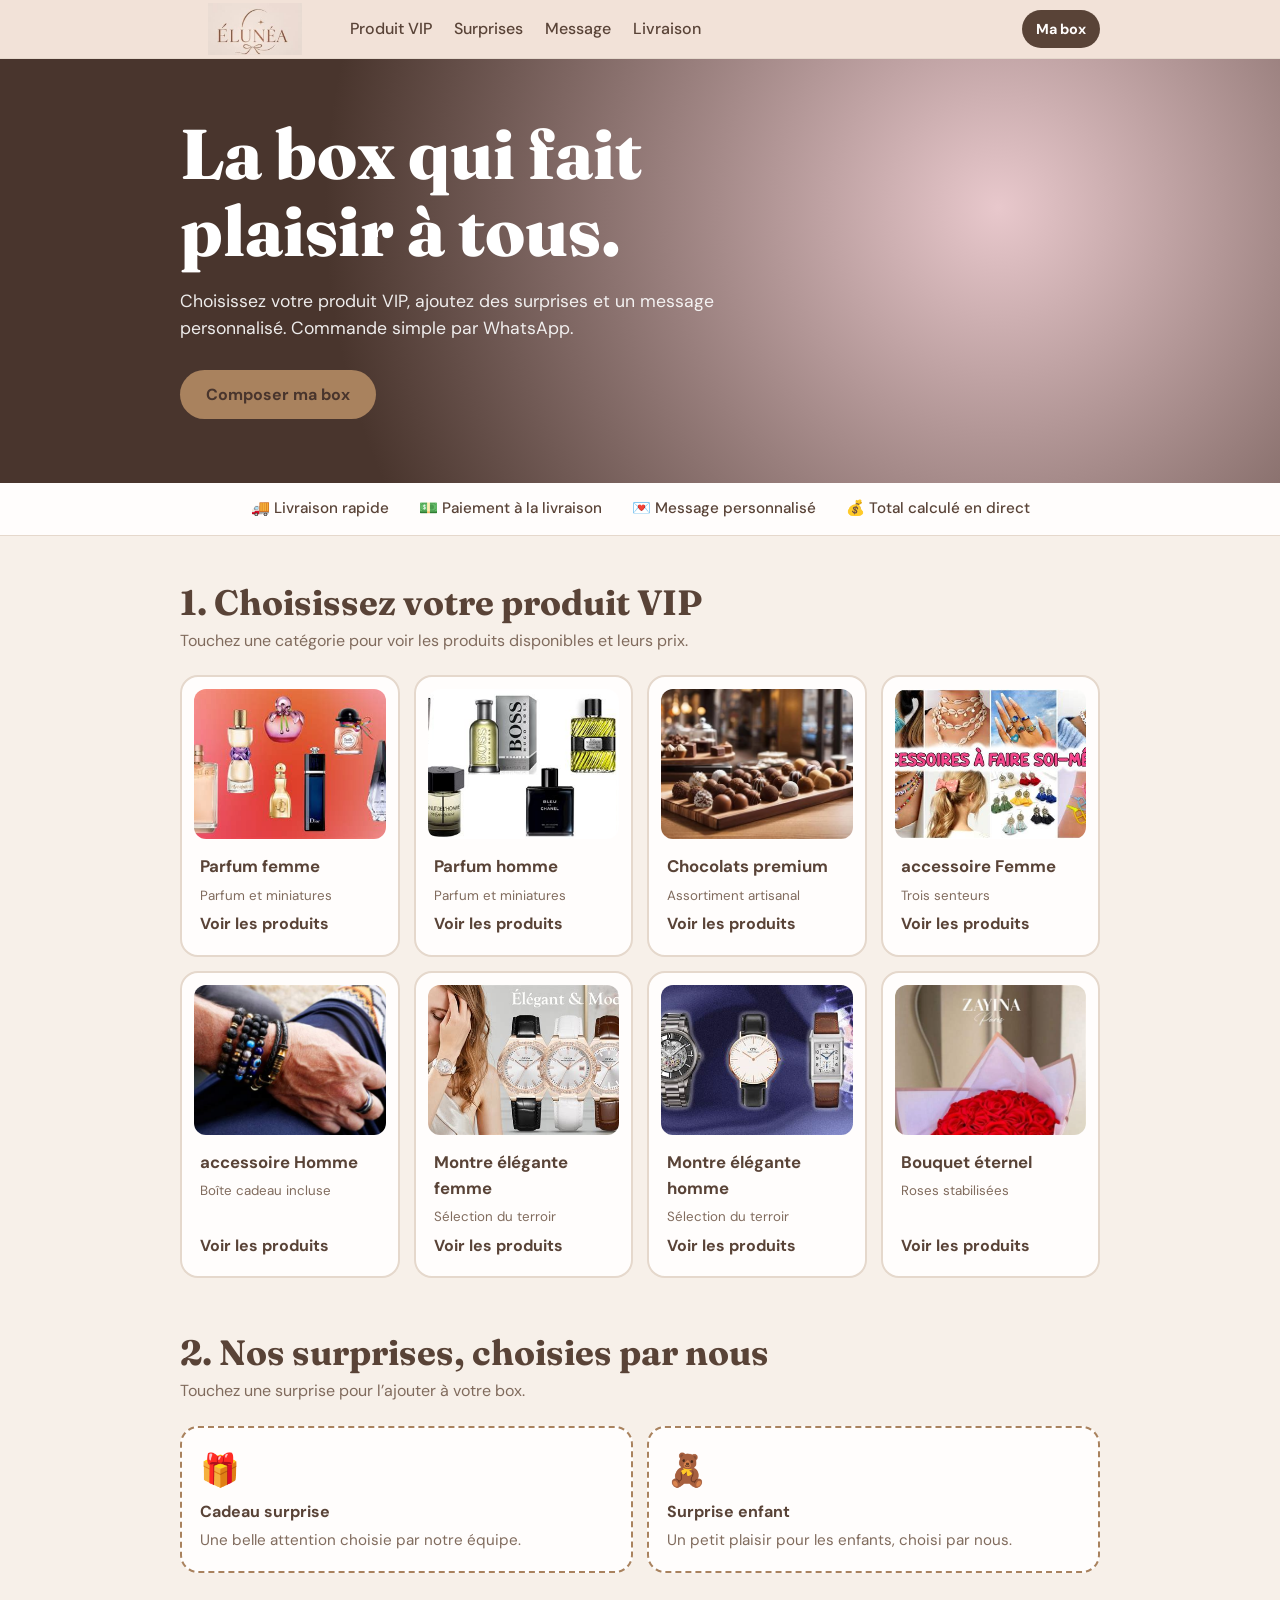
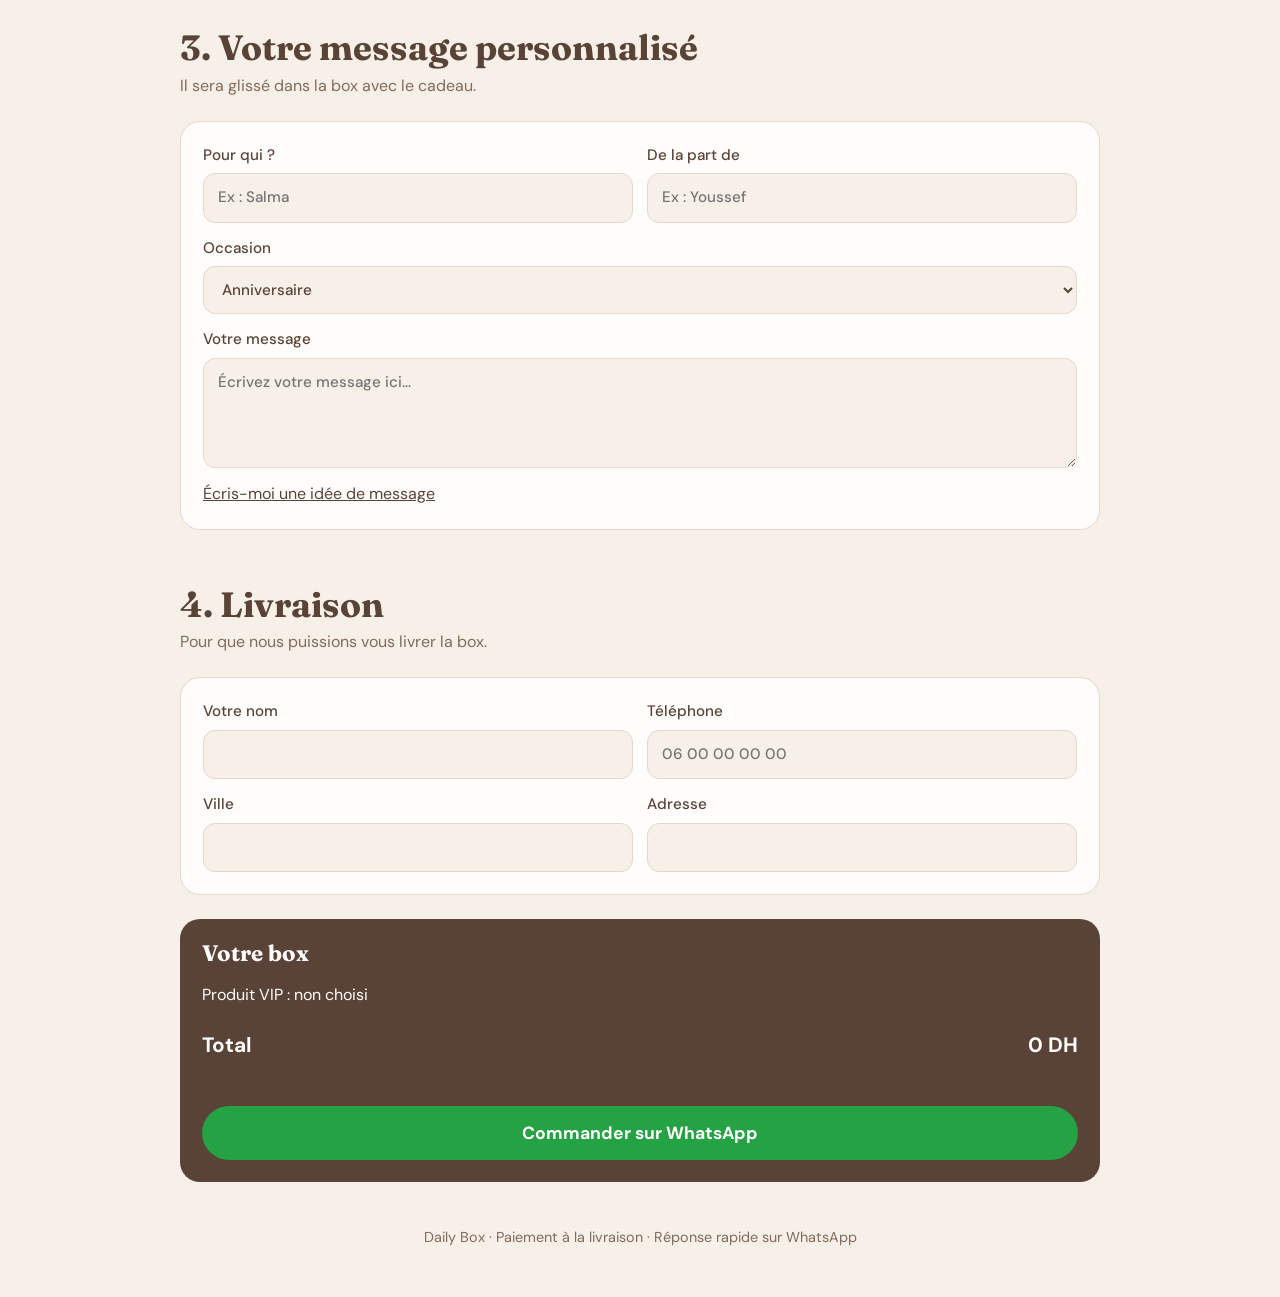
<file: index.html>
<!DOCTYPE html>
<html lang="fr">
<head>
  <meta charset="utf-8">
  <meta name="viewport" content="width=device-width, initial-scale=1, viewport-fit=cover">
  <title>Daily Box – Box Surprise VIP</title>
  <link rel="stylesheet" href="https://fonts.googleapis.com/css2?family=Fraunces:wght@600;800&family=DM+Sans:wght@400;500;700&display=swap">
  <link rel="stylesheet" href="style.css">
</head>
<body>

  <nav class="top" aria-label="Navigation">
    <div class="wrap">
      <a class="logo" href="#" aria-label="Élunéa Gift Boxes">
        <img src="assets/logo.jpeg" alt="Élunéa Gift Boxes">
      </a>
      <div class="links">
        <a href="#produits">Produit VIP</a>
        <a href="#surprises">Surprises</a>
        <a href="#message">Message</a>
        <a href="#livraison">Livraison</a>
      </div>
      <a class="cart" href="#livraison" id="navTotal">Ma box</a>
    </div>
  </nav>

  <header class="hero">
    <div class="wrap">
      <h1>La box qui fait plaisir à tous.</h1>
      <p>Choisissez votre produit VIP, ajoutez des surprises et un message personnalisé. Commande simple par WhatsApp.</p>
      <a class="btn" href="#produits">Composer ma box</a>
    </div>
  </header>

  <div class="strip">
    <div class="wrap">
      <span>🚚 Livraison rapide</span>
      <span>💵 Paiement à la livraison</span>
      <span>💌 Message personnalisé</span>
      <span>💰 Total calculé en direct</span>
    </div>
  </div>

  <main class="wrap">
    <section id="produits">
      <h2>1. Choisissez votre produit VIP</h2>
      <p class="sub">Touchez une catégorie pour voir les produits disponibles et leurs prix.</p>
      <div class="grid" id="grid"></div>
    </section>

    <section id="surprises">
      <h2>2. Nos surprises, choisies par nous</h2>
      <p class="sub">Touchez une surprise pour l’ajouter à votre box.</p>
      <div class="surprise">
        <button type="button" class="sbox" id="sg" aria-pressed="false">
          <div class="em">🎁</div>
          <b>Cadeau surprise</b>
          <span>Une belle attention choisie par notre équipe.</span>
          <strong class="tag" id="giftPrice"></strong>
        </button>
        <button type="button" class="sbox" id="sk" aria-pressed="false">
          <div class="em">🧸</div>
          <b>Surprise enfant</b>
          <span>Un petit plaisir pour les enfants, choisi par nous.</span>
          <strong class="tag" id="kidPrice"></strong>
        </button>
      </div>
    </section>

    <section id="message">
      <h2>3. Votre message personnalisé</h2>
      <p class="sub">Il sera glissé dans la box avec le cadeau.</p>
      <div class="form">
        <div class="row">
          <label>Pour qui ?
            <input id="to" placeholder="Ex : Salma" autocomplete="off">
          </label>
          <label>De la part de
            <input id="from" placeholder="Ex : Youssef" autocomplete="off">
          </label>
        </div>
        <label>Occasion
          <select id="occ">
            <option>Anniversaire</option>
            <option>Mariage</option>
            <option>Naissance</option>
            <option>Aïd</option>
            <option>Remerciement</option>
            <option>Juste pour faire plaisir</option>
          </select>
        </label>
        <label>Votre message
          <textarea id="msg" placeholder="Écrivez votre message ici…"></textarea>
        </label>
        <button class="link" type="button" id="suggest">Écris-moi une idée de message</button>
      </div>
    </section>

    <section id="livraison">
      <h2>4. Livraison</h2>
      <p class="sub">Pour que nous puissions vous livrer la box.</p>
      <div class="form">
        <div class="row">
          <label>Votre nom
            <input id="name" autocomplete="name">
          </label>
          <label>Téléphone
            <input id="tel" type="tel" autocomplete="tel" placeholder="06 00 00 00 00">
          </label>
        </div>
        <div class="row">
          <label>Ville
            <input id="city" autocomplete="address-level2">
          </label>
          <label>Adresse
            <input id="addr" autocomplete="street-address">
          </label>
        </div>
      </div>

      <div class="recap">
        <h3>Votre box</h3>
        <ul id="recap"></ul>
        <div class="tot">
          <span>Total</span>
          <span id="total">—</span>
        </div>
        <p class="err" id="err" role="alert"></p>
        <button class="btn wa" id="send" type="button">Commander sur WhatsApp</button>
      </div>
    </section>
  </main>

  <!-- Fenêtre avec la liste des variantes du produit choisi -->
  <div class="modal" id="productModal" aria-hidden="true">
    <div class="modal-backdrop" id="closeModal"></div>
    <div class="modal-content" role="dialog" aria-modal="true" aria-labelledby="modalTitle">
      <button type="button" class="modal-close" id="closeProducts" aria-label="Fermer">×</button>
      <h2 id="modalTitle">Choisissez un produit</h2>
      <p class="sub">Choisissez un article pour l’ajouter à votre box.</p>
      <div class="grid" id="detailsGrid"></div>
    </div>
  </div>

  <footer>Daily Box · Paiement à la livraison · Réponse rapide sur WhatsApp</footer>

  <script src="script.js"></script>
</body>
</html>
</file>
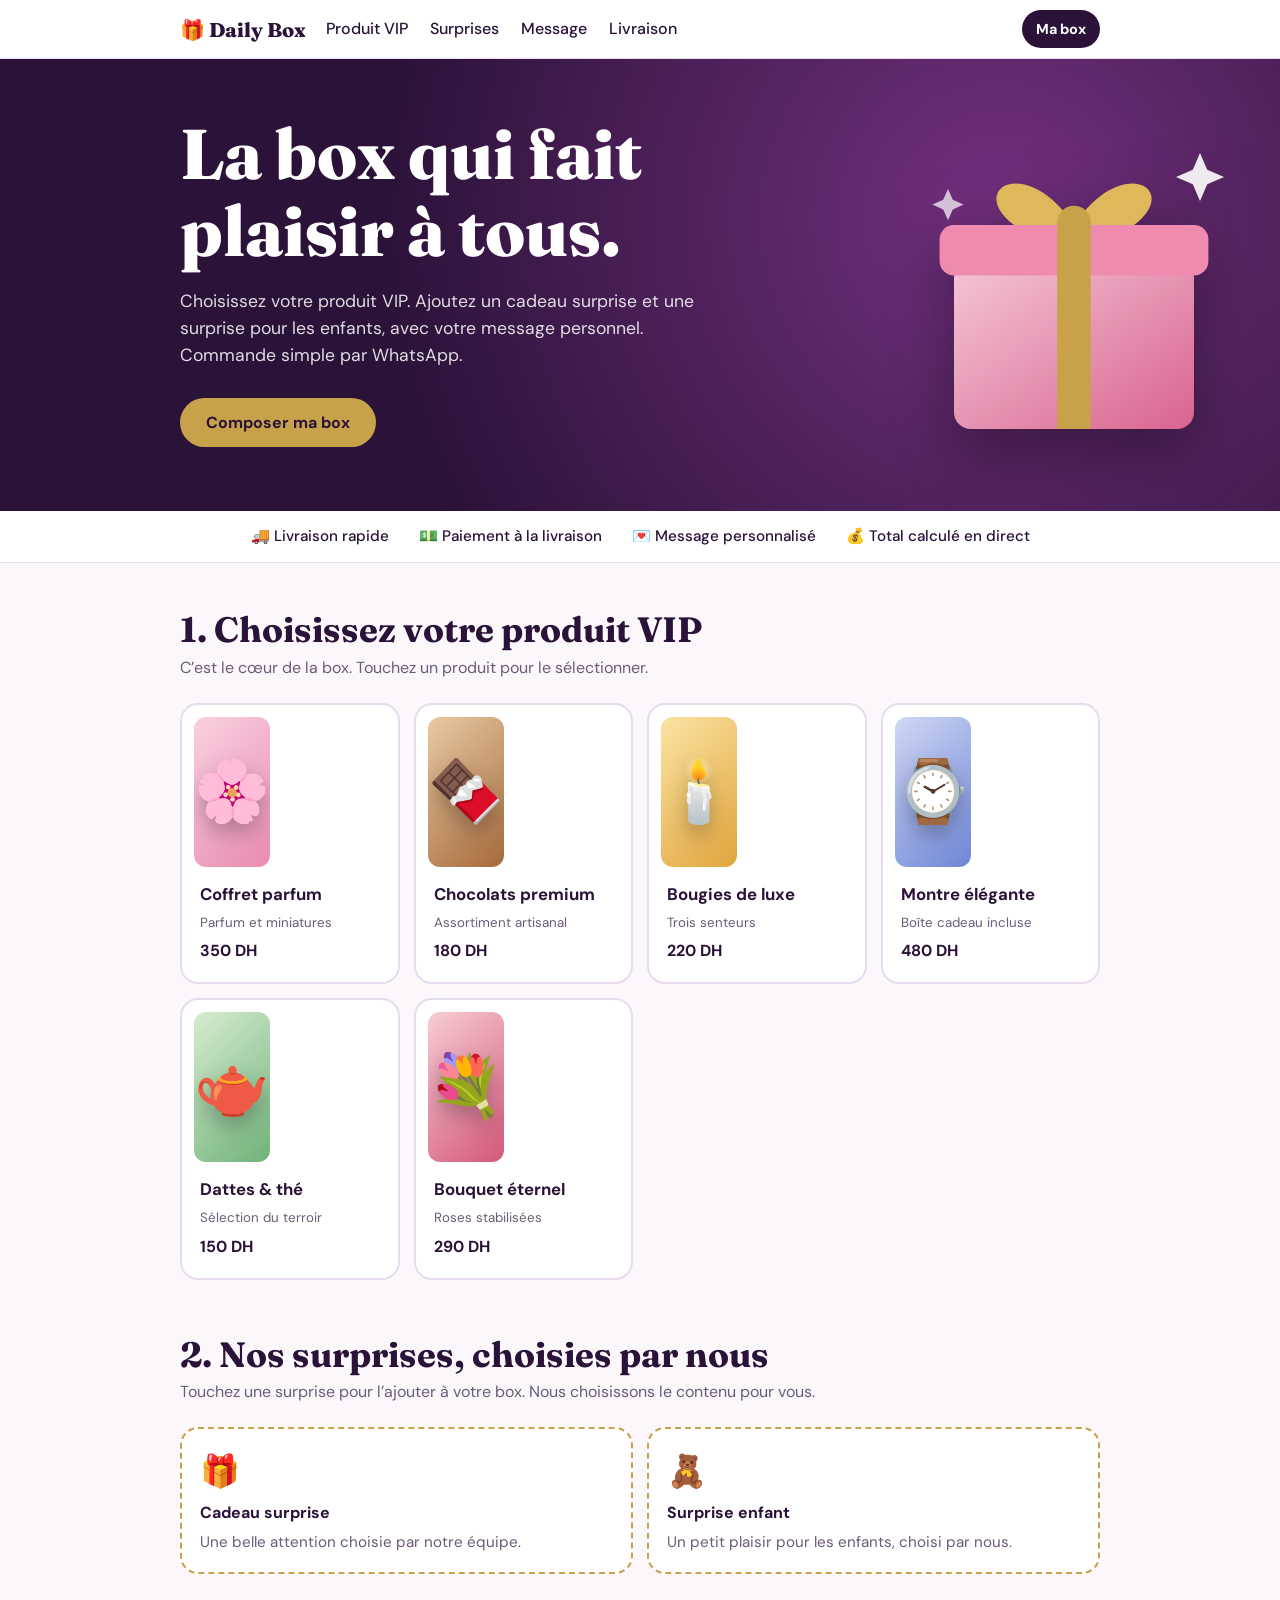
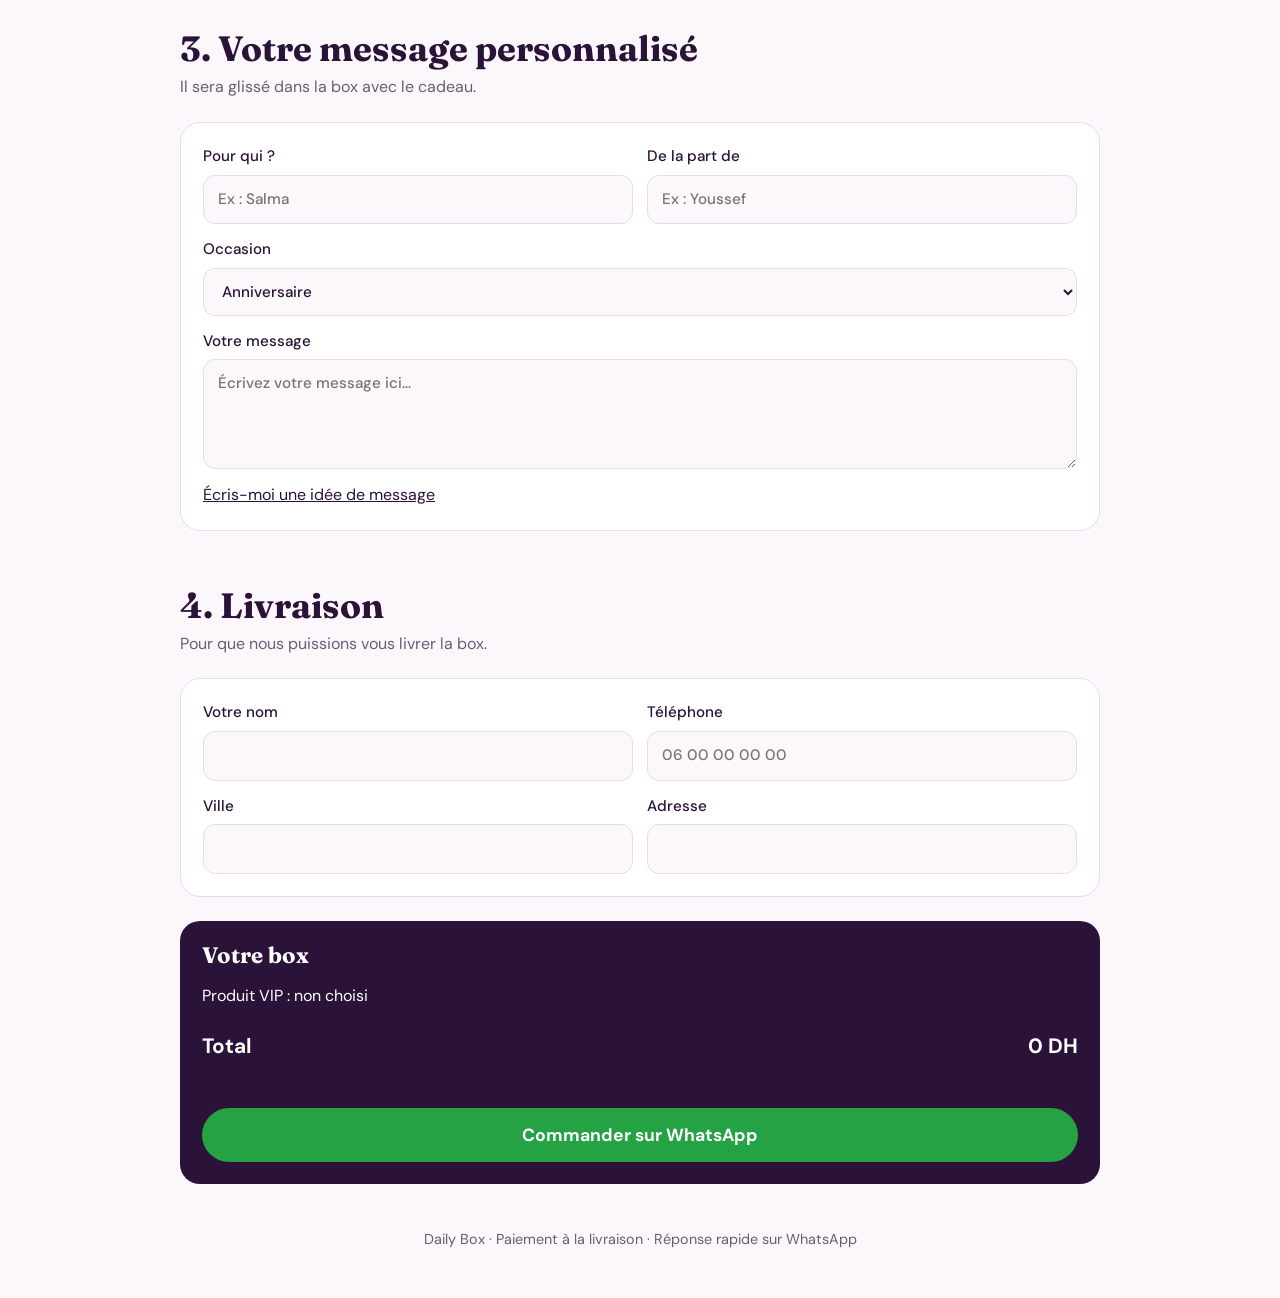
<file: Daily Box – Box Surprise VIP.html>
<!DOCTYPE html>
<html lang="fr">
<head>
<meta charset="utf-8">
<meta name="viewport" content="width=device-width, initial-scale=1, viewport-fit=cover">
<title>Daily Box – Box Surprise VIP</title>
<link rel="stylesheet" href="https://fonts.googleapis.com/css2?family=Fraunces:wght@600;800&family=DM+Sans:wght@400;500;700&display=swap">
<style>
:root{--bg:#fbf7fb;--card:#fff;--ink:#2a1238;--mute:#6d5a78;--line:#e7dbee;--gold:#c8a24a;--pink:#f4c6d7;--plum:#2a1238;--on-plum:#fff;box-sizing:border-box;padding-top:env(safe-area-inset-top,0px);padding-bottom:env(safe-area-inset-bottom,0px)}
@media (prefers-color-scheme:dark){:root:not([data-theme="light"]){--bg:#150a1c;--card:#201029;--ink:#f6eefa;--mute:#b9a6c6;--line:#3a2347;--pink:#5a2b45;--plum:#c8a24a;--on-plum:#1a0c22}}
*{box-sizing:inherit}
body::before{content:"";position:fixed;inset:0 0 auto;height:env(safe-area-inset-top,0px);background:var(--card);z-index:40}
nav.top{position:sticky;top:env(safe-area-inset-top,0px);z-index:30;background:var(--card);border-bottom:1px solid var(--line)}
nav.top .wrap{display:flex;align-items:center;gap:18px;height:58px}
.logo{font:800 1.25rem 'Fraunces',Georgia,serif;white-space:nowrap;color:var(--ink);text-decoration:none}
.links{display:flex;gap:18px;overflow-x:auto;flex:1;scrollbar-width:none}
.links a{color:var(--ink);text-decoration:none;font-weight:500;white-space:nowrap;padding:6px 2px}
.links a:hover{color:var(--gold)}
.cart{background:var(--plum);color:var(--on-plum);border-radius:999px;padding:8px 14px;font-weight:700;font-size:.9rem;text-decoration:none;white-space:nowrap}
html{scroll-behavior:smooth;scroll-padding-top:calc(env(safe-area-inset-top,0px) + 64px)}
body{margin:0;background:var(--bg);color:var(--ink);font:16px/1.55 'DM Sans',system-ui,sans-serif}
h1,h2,h3{font-family:'Fraunces',Georgia,serif;line-height:1.1;margin:0}
.wrap{max-width:960px;margin:0 auto;padding:0 20px}
header.hero{background:radial-gradient(circle at 78% 35%,#74307f 0,#2a1238 60%);color:#fff;padding:56px 0 64px;position:relative;overflow:hidden}
.hero h1{font-size:clamp(2.4rem,8vw,4.4rem);font-weight:800;max-width:11ch}
.hero p{max-width:46ch;opacity:.85;margin:18px 0 28px;font-size:1.1rem}
.hero .wrap{position:relative;z-index:1}
.art{position:absolute;right:max(2vw,10px);top:50%;transform:translateY(-50%);width:min(38vw,360px);animation:float 5s ease-in-out infinite;filter:drop-shadow(0 24px 30px rgba(0,0,0,.35))}
@keyframes float{50%{transform:translateY(calc(-50% - 12px))}}
@media(max-width:700px){.art{width:140px;top:auto;bottom:10px;transform:none;opacity:.55;animation:none}}
@media(prefers-reduced-motion:reduce){.art{animation:none}}
.strip{background:var(--card);border-bottom:1px solid var(--line)}
.strip .wrap{display:flex;flex-wrap:wrap;gap:8px 30px;justify-content:center;padding:14px 20px;font-weight:500;font-size:.95rem}
.pic{height:150px;border-radius:12px;display:grid;place-items:center;font-size:3.8rem;background:var(--g);overflow:hidden;margin:-6px -6px 8px}
.pic img{width:100%;height:100%;object-fit:cover}
.pic span{filter:drop-shadow(0 10px 10px rgba(0,0,0,.25))}
.prod:hover .pic span{transform:scale(1.08) rotate(-4deg)}
.pic span{transition:transform .2s}
.ribbon{position:absolute;right:-30px;top:0;bottom:0;width:90px;background:var(--gold);opacity:.9;transform:skewX(-8deg)}
.ribbon::after{content:"";position:absolute;left:-400px;right:-400px;top:62%;height:70px;background:var(--gold);transform:skewX(8deg)}
.btn{display:inline-block;border:0;border-radius:999px;padding:14px 26px;font:700 1rem 'DM Sans',sans-serif;cursor:pointer;background:var(--gold);color:#2a1238;text-decoration:none}
.btn.wa{background:#25a244;color:#fff;width:100%;font-size:1.1rem;padding:16px}
.btn:focus-visible,input:focus-visible,select:focus-visible,textarea:focus-visible,.prod:focus-visible{outline:3px solid var(--gold);outline-offset:2px}
section{padding:48px 0 8px}
section h2{font-size:clamp(1.6rem,4vw,2.2rem);margin-bottom:6px}
.sub{color:var(--mute);margin:0 0 22px}
.grid{display:grid;grid-template-columns:repeat(auto-fill,minmax(200px,1fr));gap:14px}
.prod{background:var(--card);border:2px solid var(--line);border-radius:18px;padding:18px;text-align:left;cursor:pointer;font:inherit;color:inherit;display:flex;flex-direction:column;gap:6px;transition:border-color .15s,transform .15s}
.prod:hover{border-color:var(--gold)}
.prod[aria-pressed="true"]{border-color:var(--gold);background:var(--pink);transform:translateY(-3px)}
.prod .em{font-size:2.4rem}
.prod b{font-size:1.05rem}
.prod small{color:var(--mute)}
.prod[aria-pressed="true"] small{color:var(--ink)}
.price{font-weight:700;margin-top:auto}
.surprise{display:grid;grid-template-columns:repeat(auto-fit,minmax(220px,1fr));gap:14px;margin-top:16px}
.sbox{border:2px dashed var(--gold);border-radius:18px;padding:18px;background:var(--card)}
button.sbox{font:inherit;color:inherit;text-align:left;cursor:pointer;width:100%;display:block;transition:transform .15s}
button.sbox:focus-visible{outline:3px solid var(--gold);outline-offset:2px}
.sbox[aria-pressed="true"]{border-style:solid;background:var(--pink);transform:translateY(-3px)}
.sbox[aria-pressed="true"] span{color:var(--ink)}
.sbox .em{font-size:2rem}
.sbox b{display:block;margin:4px 0}
.sbox span{color:var(--mute);font-size:.95rem}
.sbox[aria-pressed="true"] .tag{display:block}
.tag{display:none;width:max-content;margin-top:12px;background:var(--gold);color:#2a1238;border-radius:999px;padding:6px 16px;font-weight:700;font-size:1.05rem}
.form{background:var(--card);border:1px solid var(--line);border-radius:20px;padding:22px;display:grid;gap:14px}
.row{display:grid;grid-template-columns:1fr 1fr;gap:14px}
@media(max-width:560px){.row{grid-template-columns:1fr}}
label{display:grid;gap:6px;font-weight:500;font-size:.95rem}
input,select,textarea{font:inherit;color:var(--ink);background:var(--bg);border:1.5px solid var(--line);border-radius:12px;padding:12px 14px;width:100%}
textarea{min-height:110px;resize:vertical}
.link{background:none;border:0;color:var(--ink);text-decoration:underline;cursor:pointer;font:inherit;justify-self:start;padding:0}
.recap{background:var(--plum);color:var(--on-plum);border-radius:20px;padding:22px;margin:24px 0 0}
.recap h3{font-size:1.4rem;margin-bottom:10px}
.recap ul{list-style:none;margin:0 0 14px;padding:0}
.recap li{padding:7px 0;border-bottom:1px solid rgba(255,255,255,.18);display:flex;justify-content:space-between;gap:12px}
.recap li:last-child{border:0}
.tot{font-size:1.3rem;font-weight:700;display:flex;justify-content:space-between;margin-bottom:16px}
.err{color:#ffb4b4;min-height:1.4em;margin:0 0 8px;font-size:.95rem}
footer{text-align:center;color:var(--mute);padding:36px 20px 48px;font-size:.9rem}
</style>
</head>
<body>
<nav class="top" aria-label="Navigation"><div class="wrap"><a class="logo" href="#">🎁 Daily Box</a><div class="links"><a href="#produits">Produit VIP</a><a href="#surprises">Surprises</a><a href="#message">Message</a><a href="#livraison">Livraison</a></div><a class="cart" href="#livraison" id="navTotal">Ma box</a></div></nav>
<header class="hero">
  <svg class="art" viewBox="0 0 300 300" aria-hidden="true"><defs><linearGradient id="gb" x1="0" y1="0" x2="1" y2="1"><stop offset="0" stop-color="#f4c6d7"/><stop offset="1" stop-color="#d9648f"/></linearGradient></defs><rect x="50" y="130" width="200" height="140" rx="14" fill="url(#gb)"/><rect x="38" y="100" width="224" height="42" rx="12" fill="#f08bb0"/><rect x="136" y="100" width="28" height="170" fill="#c8a24a"/><path d="M150 100C110 40 60 70 100 100Z" fill="#e0b85c"/><path d="M150 100C190 40 240 70 200 100Z" fill="#e0b85c"/><circle cx="150" cy="98" r="14" fill="#c8a24a"/><path d="M255 40l6 14 14 6-14 6-6 14-6-14-14-6 14-6z" fill="#fff" opacity=".9"/><path d="M45 70l4 9 9 4-9 4-4 9-4-9-9-4 9-4z" fill="#fff" opacity=".7"/></svg>
  <div class="wrap">
    <h1>La box qui fait plaisir à tous.</h1>
    <p>Choisissez votre produit VIP. Ajoutez un cadeau surprise et une surprise pour les enfants, avec votre message personnel. Commande simple par WhatsApp.</p>
    <a class="btn" href="#produits">Composer ma box</a>
  </div>
</header>
<div class="strip"><div class="wrap"><span>🚚 Livraison rapide</span><span>💵 Paiement à la livraison</span><span>💌 Message personnalisé</span><span>💰 Total calculé en direct</span></div></div>

<main class="wrap">
  <section id="produits">
    <h2>1. Choisissez votre produit VIP</h2>
    <p class="sub">C’est le cœur de la box. Touchez un produit pour le sélectionner.</p>
    <div class="grid" id="grid"></div>
    </section>

  <section id="surprises">
    <h2>2. Nos surprises, choisies par nous</h2>
    <p class="sub">Touchez une surprise pour l’ajouter à votre box. Nous choisissons le contenu pour vous.</p>
    <div class="surprise">
      <button type="button" class="sbox" id="sg" aria-pressed="false"><div class="em">🎁</div><b>Cadeau surprise</b><span>Une belle attention choisie par notre équipe.</span><strong class="tag" id="giftPrice"></strong></button>
      <button type="button" class="sbox" id="sk" aria-pressed="false"><div class="em">🧸</div><b>Surprise enfant</b><span>Un petit plaisir pour les enfants, choisi par nous.</span><strong class="tag" id="kidPrice"></strong></button>
    </div>
  </section>

  <section id="message">
    <h2>3. Votre message personnalisé</h2>
    <p class="sub">Il sera glissé dans la box avec le cadeau.</p>
    <div class="form">
      <div class="row">
        <label>Pour qui ?<input id="to" placeholder="Ex : Salma" autocomplete="off"></label>
        <label>De la part de<input id="from" placeholder="Ex : Youssef" autocomplete="off"></label>
      </div>
      <label>Occasion
        <select id="occ">
          <option>Anniversaire</option><option>Mariage</option><option>Naissance</option><option>Aïd</option><option>Remerciement</option><option>Juste pour faire plaisir</option>
        </select>
      </label>
      <label>Votre message<textarea id="msg" placeholder="Écrivez votre message ici…"></textarea></label>
      <button class="link" type="button" id="suggest">Écris-moi une idée de message</button>
    </div>
  </section>

  <section id="livraison">
    <h2>4. Livraison</h2>
    <p class="sub">Pour que nous puissions vous livrer la box.</p>
    <div class="form">
      <div class="row">
        <label>Votre nom<input id="name" autocomplete="name"></label>
        <label>Téléphone<input id="tel" type="tel" autocomplete="tel" placeholder="06 00 00 00 00"></label>
      </div>
      <div class="row">
        <label>Ville<input id="city" autocomplete="address-level2"></label>
        <label>Adresse<input id="addr" autocomplete="street-address"></label>
      </div>
    </div>

    <div class="recap">
      <h3>Votre box</h3>
      <ul id="recap"></ul>
      <div class="tot"><span>Total</span><span id="total">—</span></div>
      <p class="err" id="err" role="alert"></p>
      <button class="btn wa" id="send" type="button">Commander sur WhatsApp</button>
    </div>
  </section>
</main>
<footer>Daily Box · Paiement à la livraison · Réponse rapide sur WhatsApp</footer>

<script>
// ====== À MODIFIER ======
// Photos : ajoutez img:"photo.jpg" dans un produit (le site doit être hébergé avec les photos).
const WA_NUMBER = "212612463172";   // votre numéro, format international sans + ni espaces
const CURRENCY = "DH";
const GIFT_PRICE = 400;
const KID_PRICE = 200;                  // prix des surprises (à modifier)
const PRODUCTS = [
  {id:1,name:"Coffret parfum",desc:"Parfum et miniatures",price:350,em:"🌸"},
  {id:2,name:"Chocolats premium",desc:"Assortiment artisanal",price:180,em:"🍫"},
  {id:3,name:"Bougies de luxe",desc:"Trois senteurs",price:220,em:"🕯️"},
  {id:4,name:"Montre élégante",desc:"Boîte cadeau incluse",price:480,em:"⌚"},
  {id:5,name:"Dattes & thé",desc:"Sélection du terroir",price:150,em:"🫖"},
  {id:6,name:"Bouquet éternel",desc:"Roses stabilisées",price:290,em:"💐"}
];
// ========================
const $ = id => document.getElementById(id);
let sel = null;
const GR=["linear-gradient(135deg,#f9d1e0,#e98bb0)","linear-gradient(135deg,#e9c9a3,#a56a3c)","linear-gradient(135deg,#fbe3a3,#e0a53c)","linear-gradient(135deg,#cfd8f5,#6f86d6)","linear-gradient(135deg,#d7ecd0,#6fb27a)","linear-gradient(135deg,#f7cdd4,#d4577a)"];
const fmt = n => n + " " + CURRENCY;

const state = {v:null,g:null,k:null};
function build(el,list,key){
list.forEach((p,i)=>{
  const b = document.createElement("button");
  b.type="button"; b.className="prod"; b.setAttribute("aria-pressed","false");
  b.innerHTML = `<div class="pic" style="--g:${GR[i%GR.length]}">${p.img?`<img src="${p.img}" alt="${p.name}">`:`<span>${p.em}</span>`}</div><b>${p.name}</b><small>${p.desc}</small><span class="price">${fmt(p.price)}</span>`;
  b.onclick = ()=>{ state[key] = state[key]===p ? null : p; [...el.children].forEach(c=>c.setAttribute("aria-pressed", String(c===b && state[key]===p))); render(); };
  el.appendChild(b);
});}
build($("grid"),PRODUCTS,"v");
[["sg","g"],["sk","k"]].forEach(([id,k])=>{ $(id).onclick = ()=>{ state[k] = !state[k]; $(id).setAttribute("aria-pressed", String(state[k])); render(); }; });

const total = () => (state.v ? state.v.price : 0) + (state.g ? GIFT_PRICE : 0) + (state.k ? KID_PRICE : 0);
function render(){
  const p = state.v;
  $("recap").innerHTML = `<li><span>${p ? p.em+" "+p.name : "Produit VIP : non choisi"}</span><span>${p ? fmt(p.price) : ""}</span></li>${state.g ? `<li><span>🎁 Cadeau surprise</span><span>${fmt(GIFT_PRICE)}</span></li>` : ""}${state.k ? `<li><span>🧸 Surprise enfant</span><span>${fmt(KID_PRICE)}</span></li>` : ""}`;
  $("total").textContent = fmt(total());
  $("giftPrice").textContent = fmt(GIFT_PRICE);
  $("kidPrice").textContent = fmt(KID_PRICE);
  $("navTotal").textContent = total() ? "Ma box · " + fmt(total()) : "Ma box";
}
render();

const ideas = {
  "Anniversaire":"Joyeux anniversaire ! Que cette nouvelle année t’apporte santé, bonheur et plein de belles surprises.",
  "Mariage":"Tous nos vœux de bonheur pour cette nouvelle vie à deux. Que votre amour grandisse chaque jour.",
  "Naissance":"Félicitations pour ce merveilleux bébé ! Beaucoup de joie et de tendresse à toute la famille.",
  "Aïd":"Aïd Mubarak Saïd ! Que Dieu accepte nos prières et comble votre foyer de paix.",
  "Remerciement":"Merci du fond du cœur. Ce petit cadeau est bien peu pour tout ce que tu fais.",
  "Juste pour faire plaisir":"Une petite attention, juste parce que tu le mérites. Pense à toi aujourd’hui."
};
$("suggest").onclick = ()=>{
  const to = $("to").value.trim();
  $("msg").value = (to ? to + ", " : "") + ideas[$("occ").value];
};

$("send").onclick = ()=>{
  const miss = [];
  if(!state.v) miss.push("un produit VIP");
  if(!$("to").value.trim()) miss.push("le destinataire");
  if(!$("msg").value.trim()) miss.push("votre message");
  if(!$("name").value.trim()) miss.push("votre nom");
  if(!$("tel").value.trim()) miss.push("votre téléphone");
  if(!$("city").value.trim()) miss.push("la ville");
  if(miss.length){ $("err").textContent = "Il manque : " + miss.join(", ") + "."; return; }
  $("err").textContent = "";
  const t = [
    "Bonjour, je veux commander une *Daily Box Surprise VIP* :",
    "",
    "• Produit VIP : " + state.v.name + " (" + fmt(state.v.price) + ")",
    "• Cadeau surprise : " + (state.g ? "oui (" + fmt(GIFT_PRICE) + ")" : "non"),
    "• Surprise enfant : " + (state.k ? "oui (" + fmt(KID_PRICE) + ")" : "non"),
    "• Total : " + fmt(total()),
    "",
    "*Message personnalisé*",
    "Pour : " + $("to").value.trim(),
    "De la part de : " + ($("from").value.trim() || $("name").value.trim()),
    "Occasion : " + $("occ").value,
    "Message : " + $("msg").value.trim(),
    "",
    "*Livraison*",
    "Nom : " + $("name").value.trim(),
    "Tél : " + $("tel").value.trim(),
    "Ville : " + $("city").value.trim(),
    "Adresse : " + ($("addr").value.trim() || "-")
  ].join("\n");
  window.open("https://wa.me/" + WA_NUMBER + "?text=" + encodeURIComponent(t), "_blank");
};
</script>
</body>
</html>
</file>
<file: style.css>
:root {
  --bg: #F7F0E9;       /* كريمي دافئ */
  --card: #FFFDFC;     /* أبيض عاجي */
  --ink: #594337;      /* بني اللوغو */
  --mute: #806B5D;     /* بني فاتح للنصوص الثانوية */
  --line: #E5D8CC;     /* بيج هادئ */
  --gold: #A9825E;     /* ذهبي مطفي */
  --pink: #EFE3D9;     /* بيج وردي خفيف */
  --plum: #594337;     /* بني للأزرار */
  --on-plum: #FFFDFC;

  box-sizing: border-box;
  padding-top: env(safe-area-inset-top, 0px);
  padding-bottom: env(safe-area-inset-bottom, 0px);
}

* {
  box-sizing: inherit;
}
.pic img {
  width: 100%;
  height: 100%;
  object-fit: cover;
}

html {
  scroll-behavior: smooth;
  scroll-padding-top: calc(env(safe-area-inset-top, 0px) + 64px);
}
header.hero {
  position: relative;
  overflow: hidden;
  padding: 56px 0 64px;
  background: linear-gradient(135deg, #F7F0E9, #E8D8C8);
  color: #594337;
}

body {
  margin: 0;
  background: var(--bg);
  color: var(--ink);
  font: 16px/1.55 "DM Sans", system-ui, sans-serif;
}

body::before {
  content: "";
  position: fixed;
  inset: 0 0 auto;
  height: env(safe-area-inset-top, 0px);
  background: var(--card);
  z-index: 40;
}

/* Navigation */
nav.top {
  position: sticky;
  top: env(safe-area-inset-top, 0px);
  z-index: 30;
  background: #f2e2d8;
  border-bottom: 1px solid var(--line);
}

nav.top .wrap {
  display: flex;
  align-items: center;
  gap: 18px;
  min-height: 58px;
}

.wrap {
  max-width: 960px;
  margin: 0 auto;
  padding: 0 20px;
}

nav.top .wrap {
  display: flex;
  align-items: center;
}

.logo {
  margin-right: auto;
}

.logo img {
  display: block;
  width: 150px;
  height: auto;
  max-height: 52px;
  object-fit: contain;
}

.links {
  display: flex;
  flex: 1;
  gap: 18px;
  overflow-x: auto;
  scrollbar-width: none;
}

.links a {
  padding: 6px 2px;
  color: var(--ink);
  font-weight: 500;
  text-decoration: none;
  white-space: nowrap;
}

.links a:hover {
  color: var(--gold);
}

.cart {
  padding: 8px 14px;
  border-radius: 999px;
  background: var(--plum);
  color: var(--on-plum);
  font-size: .9rem;
  font-weight: 700;
  text-decoration: none;
  white-space: nowrap;
}

/* Titres et hero */
h1,
h2,
h3 {
  margin: 0;
  font-family: "Fraunces", Georgia, serif;
  line-height: 1.1;
}

header.hero {
  position: relative;
  overflow: hidden;
  padding: 56px 0 64px;
  background:
    radial-gradient(circle at 78% 35%, #E8C8CC 0, #49352D 65%);
  color: #FFFFFF;
}

.hero .wrap {
  position: relative;
  z-index: 1;
}

.hero h1 {
  max-width: 11ch;
  font-size: clamp(2.4rem, 8vw, 4.4rem);
  font-weight: 800;
}

.hero p {
  max-width: 46ch;
  margin: 18px 0 28px;
  font-size: 1.1rem;
  opacity: .9;
}

/* Bandeau d'informations */
.strip {
  border-bottom: 1px solid var(--line);
  background: var(--card);
}

.strip .wrap {
  display: flex;
  flex-wrap: wrap;
  justify-content: center;
  gap: 8px 30px;
  padding-top: 14px;
  padding-bottom: 14px;
  font-size: .95rem;
  font-weight: 500;
}

/* Sections */
section {
  padding: 48px 0 8px;
}

section h2 {
  margin-bottom: 6px;
  font-size: clamp(1.6rem, 4vw, 2.2rem);
}

.sub {
  margin: 0 0 22px;
  color: var(--mute);
}

/* Boutons */
.btn {
  display: inline-block;
  padding: 14px 26px;
  border: 0;
  border-radius: 999px;
  background: var(--gold);
  color: #49352D;
  font: 700 1rem "DM Sans", sans-serif;
  text-decoration: none;
  cursor: pointer;
}

.btn:hover {
  filter: brightness(.96);
}

.btn.wa {
  width: 100%;
  padding: 16px;
  background: #25a244;
  color: #FFFFFF;
  font-size: 1.1rem;
}

/* Grille et cartes produit */
.grid {
  display: grid;
  grid-template-columns: repeat(auto-fill, minmax(200px, 1fr));
  gap: 14px;
}

.prod {
  display: flex;
  flex-direction: column;
  gap: 6px;
  padding: 18px;
  border: 2px solid var(--line);
  border-radius: 18px;
  background: var(--card);
  color: var(--ink);
  font: inherit;
  text-align: left;
  cursor: pointer;
  transition: border-color .15s, transform .15s, background .15s;
}

.prod:hover {
  border-color: var(--gold);
}

.prod[aria-pressed="true"] {
  transform: translateY(-3px);
  border-color: var(--gold);
  background: var(--pink);
}

.prod b {
  font-size: 1.05rem;
}

.prod small {
  color: var(--mute);
}

.prod[aria-pressed="true"] small {
  color: var(--ink);
}

.price {
  margin-top: auto;
  color: var(--ink);
  font-weight: 700;
}

/* Images des cartes */
.pic {
  display: grid;
  height: 150px;
  margin: -6px -6px 8px;
  overflow: hidden;
  place-items: center;
  border-radius: 12px;
  background: var(--g, linear-gradient(135deg, #F7E8E8, #E8C8CC));
  font-size: 3.8rem;
}

.pic img {
  width: 100%;
  height: 100%;
  object-fit: cover;
}

.pic span {
  filter: drop-shadow(0 10px 10px rgba(0, 0, 0, .2));
  transition: transform .2s;
}

.prod:hover .pic span {
  transform: scale(1.08) rotate(-4deg);
}

/* Illustrations facultatives */
.art {
  position: absolute;
  top: 50%;
  right: max(2vw, 10px);
  width: min(38vw, 360px);
  transform: translateY(-50%);
  filter: drop-shadow(0 24px 30px rgba(0, 0, 0, .25));
  animation: float 5s ease-in-out infinite;
}

@keyframes float {
  50% {
    transform: translateY(calc(-50% - 12px));
  }
}

@media (max-width: 700px) {
  .art {
    top: auto;
    right: 10px;
    bottom: 10px;
    width: 140px;
    transform: none;
    opacity: .55;
    animation: none;
  }
}

@media (prefers-reduced-motion: reduce) {
  .art {
    animation: none;
  }
}

/* Surprises */
.surprise {
  display: grid;
  grid-template-columns: repeat(auto-fit, minmax(220px, 1fr));
  gap: 14px;
  margin-top: 16px;
}

.sbox {
  padding: 18px;
  border: 2px dashed var(--gold);
  border-radius: 18px;
  background: var(--card);
}

button.sbox {
  display: block;
  width: 100%;
  color: var(--ink);
  font: inherit;
  text-align: left;
  cursor: pointer;
  transition: transform .15s, background .15s;
}

.sbox[aria-pressed="true"] {
  transform: translateY(-3px);
  border-style: solid;
  background: var(--pink);
}

.sbox[aria-pressed="true"] span {
  color: var(--ink);
}

.sbox .em {
  font-size: 2rem;
}

.sbox b {
  display: block;
  margin: 4px 0;
}

.sbox span {
  color: var(--mute);
  font-size: .95rem;
}

.tag {
  display: none;
  width: max-content;
  margin-top: 12px;
  padding: 6px 16px;
  border-radius: 999px;
  background: var(--gold);
  color: #49352D;
  font-size: 1.05rem;
  font-weight: 700;
}

.sbox[aria-pressed="true"] .tag {
  display: block;
}

/* Formulaires */
.form {
  display: grid;
  gap: 14px;
  padding: 22px;
  border: 1px solid var(--line);
  border-radius: 20px;
  background: var(--card);
}

.row {
  display: grid;
  grid-template-columns: 1fr 1fr;
  gap: 14px;
}

label {
  display: grid;
  gap: 6px;
  font-size: .95rem;
  font-weight: 500;
}

input,
select,
textarea {
  width: 100%;
  padding: 12px 14px;
  border: 1.5px solid var(--line);
  border-radius: 12px;
  background: var(--bg);
  color: var(--ink);
  font: inherit;
}

textarea {
  min-height: 110px;
  resize: vertical;
}

.link {
  justify-self: start;
  padding: 0;
  border: 0;
  background: none;
  color: var(--ink);
  font: inherit;
  text-decoration: underline;
  cursor: pointer;
}

/* Récapitulatif */
.recap {
  margin: 24px 0 0;
  padding: 22px;
  border-radius: 20px;
  background: var(--plum);
  color: var(--on-plum);
}

.recap h3 {
  margin-bottom: 10px;
  font-size: 1.4rem;
}

.recap ul {
  margin: 0 0 14px;
  padding: 0;
  list-style: none;
}

.recap li {
  display: flex;
  justify-content: space-between;
  gap: 12px;
  padding: 7px 0;
  border-bottom: 1px solid rgba(255, 255, 255, .25);
}

.recap li:last-child {
  border: 0;
}

.tot {
  display: flex;
  justify-content: space-between;
  margin-bottom: 16px;
  font-size: 1.3rem;
  font-weight: 700;
}

.err {
  min-height: 1.4em;
  margin: 0 0 8px;
  color: #a52828;
  font-size: .95rem;
}

/* Fenêtre des produits */
.modal[aria-hidden="true"] {
  display: none;
}

.modal {
  position: fixed;
  inset: 0;
  z-index: 100;
  display: grid;
  place-items: center;
  padding: 20px;
}

.modal-backdrop {
  position: absolute;
  inset: 0;
  background: rgba(35, 25, 20, .65);
}

.modal-content {
  position: relative;
  z-index: 1;
  width: min(700px, 100%);
  max-height: 85vh;
  overflow-y: auto;
  padding: 24px;
  border-radius: 18px;
  background: var(--bg);
  color: var(--ink);
  box-shadow: 0 20px 60px rgba(0, 0, 0, .25);
}

.modal-close {
  float: right;
  width: 40px;
  height: 40px;
  border: 0;
  border-radius: 50%;
  background: var(--plum);
  color: var(--on-plum);
  font-size: 1.7rem;
  cursor: pointer;
}

body.modal-open {
  overflow: hidden;
}

/* Focus clavier */
.btn:focus-visible,
input:focus-visible,
select:focus-visible,
textarea:focus-visible,
.prod:focus-visible,
.sbox:focus-visible,
.modal-close:focus-visible {
  outline: 3px solid var(--gold);
  outline-offset: 3px;
}

/* Pied de page */
footer {
  padding: 36px 20px 48px;
  color: var(--mute);
  font-size: .9rem;
  text-align: center;
}

@media (max-width: 560px) {
  .wrap {
    padding-right: 16px;
    padding-left: 16px;
  }

  nav.top .wrap {
    gap: 10px;
  }

  .links {
    gap: 12px;
  }

  .row {
    grid-template-columns: 1fr;
  }

  .grid {
    grid-template-columns: repeat(2, minmax(0, 1fr));
    gap: 9px;
  }

  .prod {
    padding: 12px;
  }

  .pic {
    height: 110px;
  }

  .modal {
    padding: 12px;
  }

  .modal-content {
    max-height: 90vh;
    padding: 18px 14px;
  }
}
</file>
